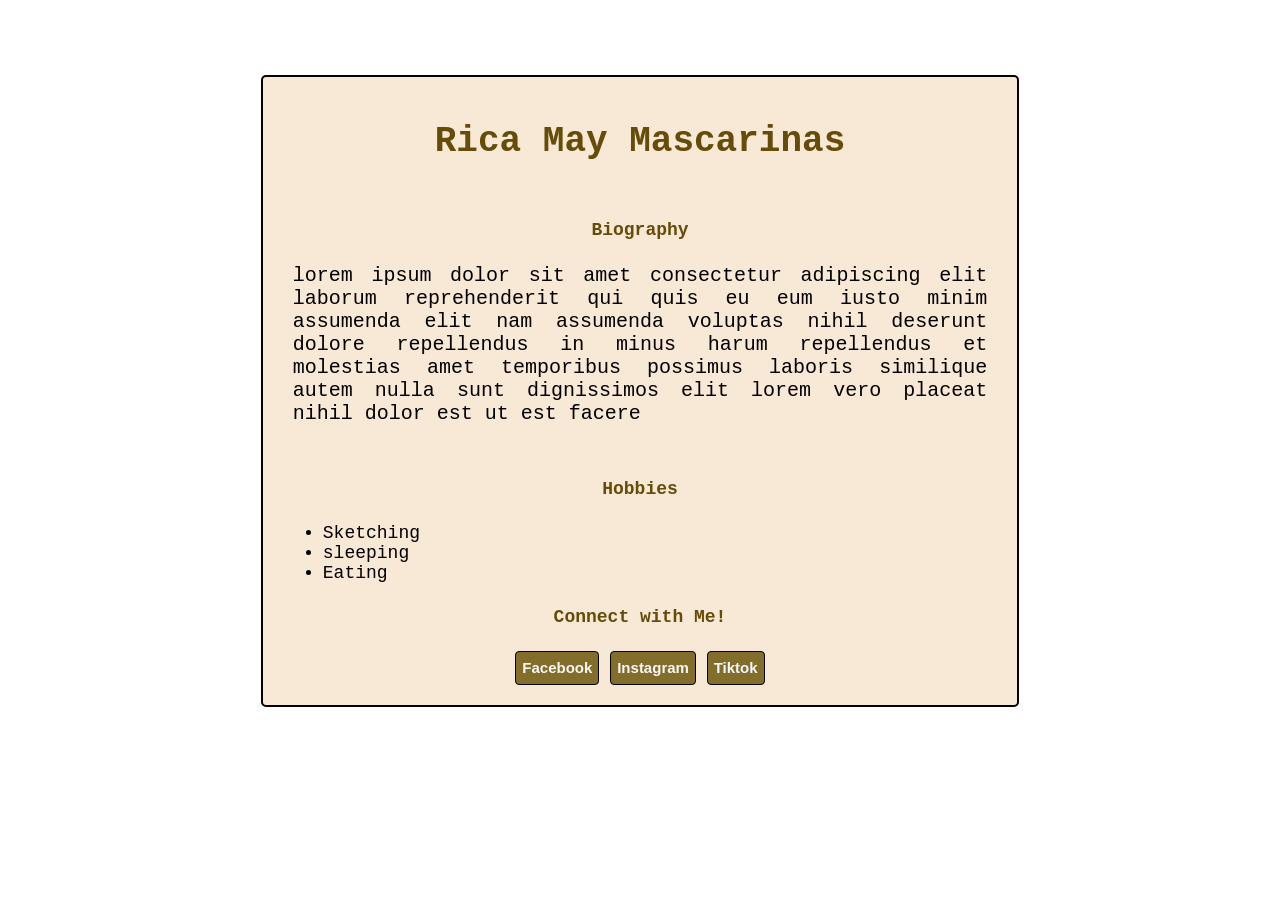
<file: 1/assets/index.html>
<html lang="en">

<head>
    <meta charset="UTF-8">
    <meta name="viewport" content="width=device-width, initial-scale=1.0">
    <title>Exercise 1</title>
    <link rel="stylesheet" href="style.css">
</head>

<body>
    <header></header>
    <main>
        <div class="container">
            <h1 class="text-center">Rica May Mascarinas</h1>

            <div class="box">
                <h4 class="text-center">Biography</h4>
                <p class="bio">lorem ipsum dolor sit amet consectetur adipiscing elit laborum reprehenderit qui
                    quis eu eum iusto
                    minim assumenda elit nam assumenda voluptas nihil deserunt dolore repellendus in minus harum
                    repellendus et molestias amet temporibus possimus laboris similique autem nulla sunt dignissimos
                    elit lorem vero placeat nihil dolor est ut est facere</p>
            </div>

            <div>
                <h4 class="text-center">Hobbies</h4>
                <ul>
                    <li>Sketching</li>
                    <li>sleeping</li>
                    <li>Eating</li>
                </ul>
            </div>
            <div class="text-center">
                 <h4 class="text-center">Connect with Me!</h4>
                <a href="">
                    <button 
                        type="button" 
                        class="btn btn-facebook">
                        Facebook
                    </button>
                </a>
                 <a href="">
                    <button 
                        type="button" 
                        class="btn btn-instagram">
                        Instagram
                    </button>
                </a>
                <a href="">
                    <button 
                        type="button" 
                        class="btn btn-tiktok">
                        Tiktok
                    </button>
                </a>
            </div>
        </div>
    </main>
    <footer></footer>

</body>

</html>
</file>
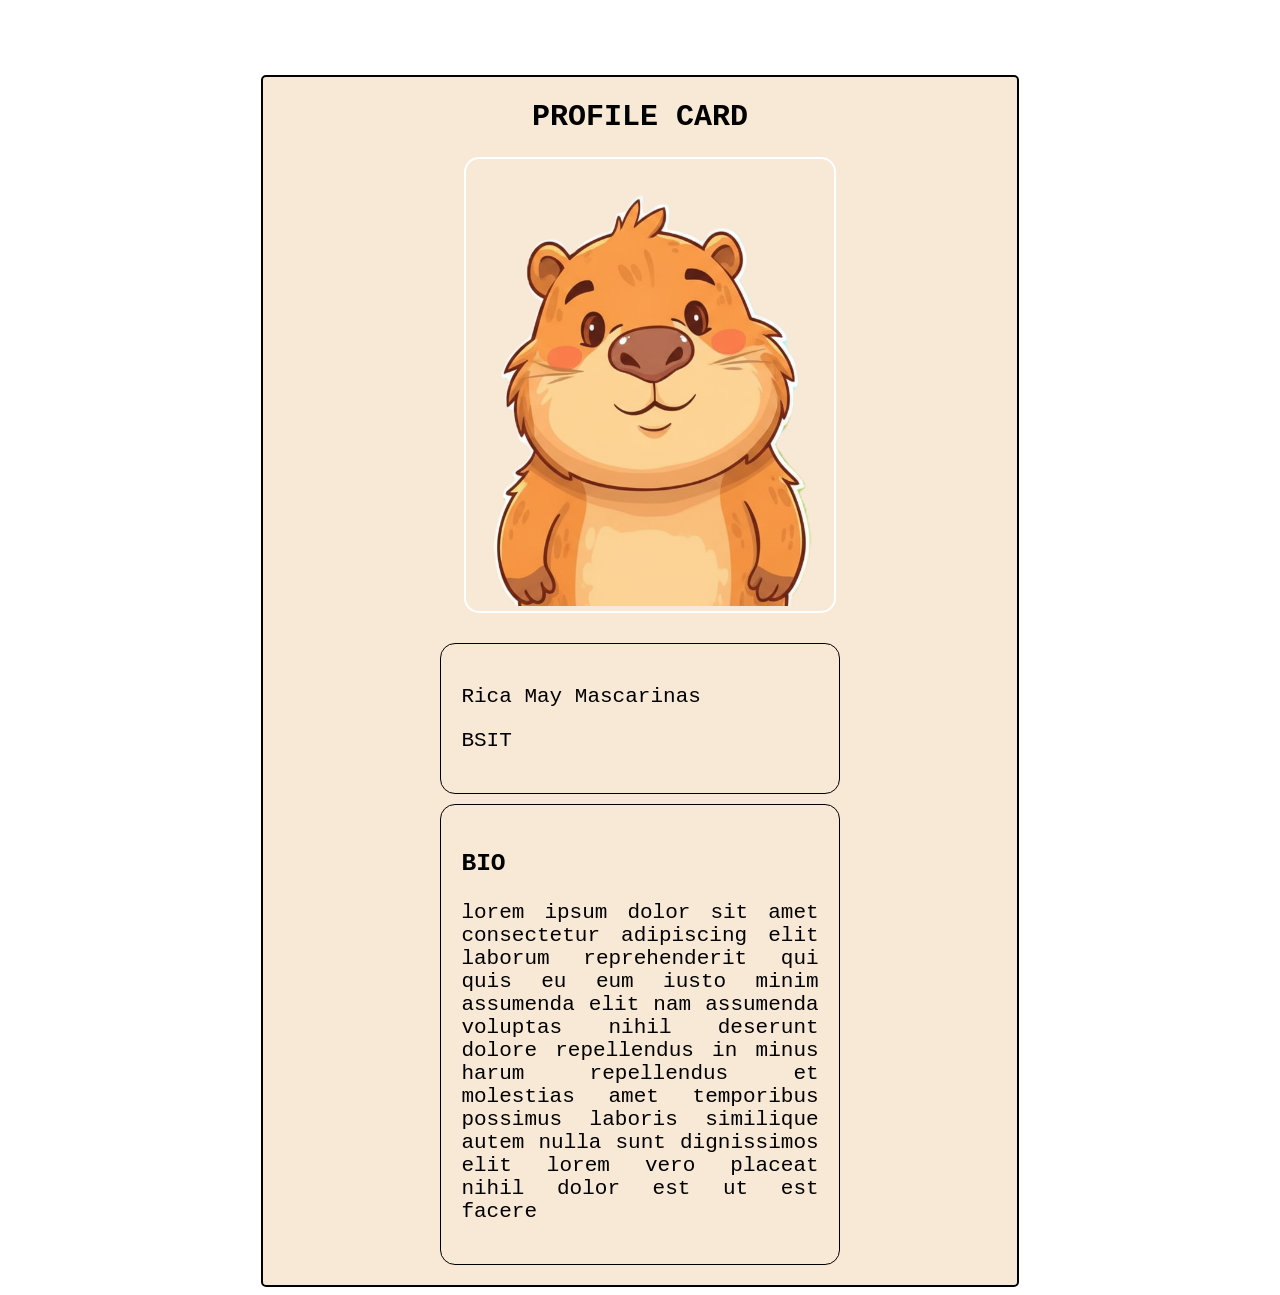
<file: 2/assets/index.html>
<html lang="en">
    <head>
        <meta charset="UTF-8" />
        <meta name="viewport" content="width=device-width, initial-scale=1.0" />
        <title>Excercise 2</title>
        <link rel="stylesheet" href="style.css" />
    </head>
    <body>
        <main>
            <div class="container">
                <h3 class="text-center title">Profile Card</h3>
                <div class="text-center">
                    <img src="capybara_logo.png" alt="picture" class="img" />
                </div>
                <div class="box">
                    <p>Rica May Mascarinas</p>

                    <p>BSIT</p>
                </div>
                <div class="box">
                    <h3>BIO</h3>
                    <p class="text-justify">
                        lorem ipsum dolor sit amet consectetur adipiscing elit
                        laborum reprehenderit qui quis eu eum iusto minim
                        assumenda elit nam assumenda voluptas nihil deserunt
                        dolore repellendus in minus harum repellendus et
                        molestias amet temporibus possimus laboris similique
                        autem nulla sunt dignissimos elit lorem vero placeat
                        nihil dolor est ut est facere
                    </p>
                </div>
                <!-- <ol>
                    li.star*3
                </ol> -->
            </div>
        </main>
    </body>
</html>
</file>
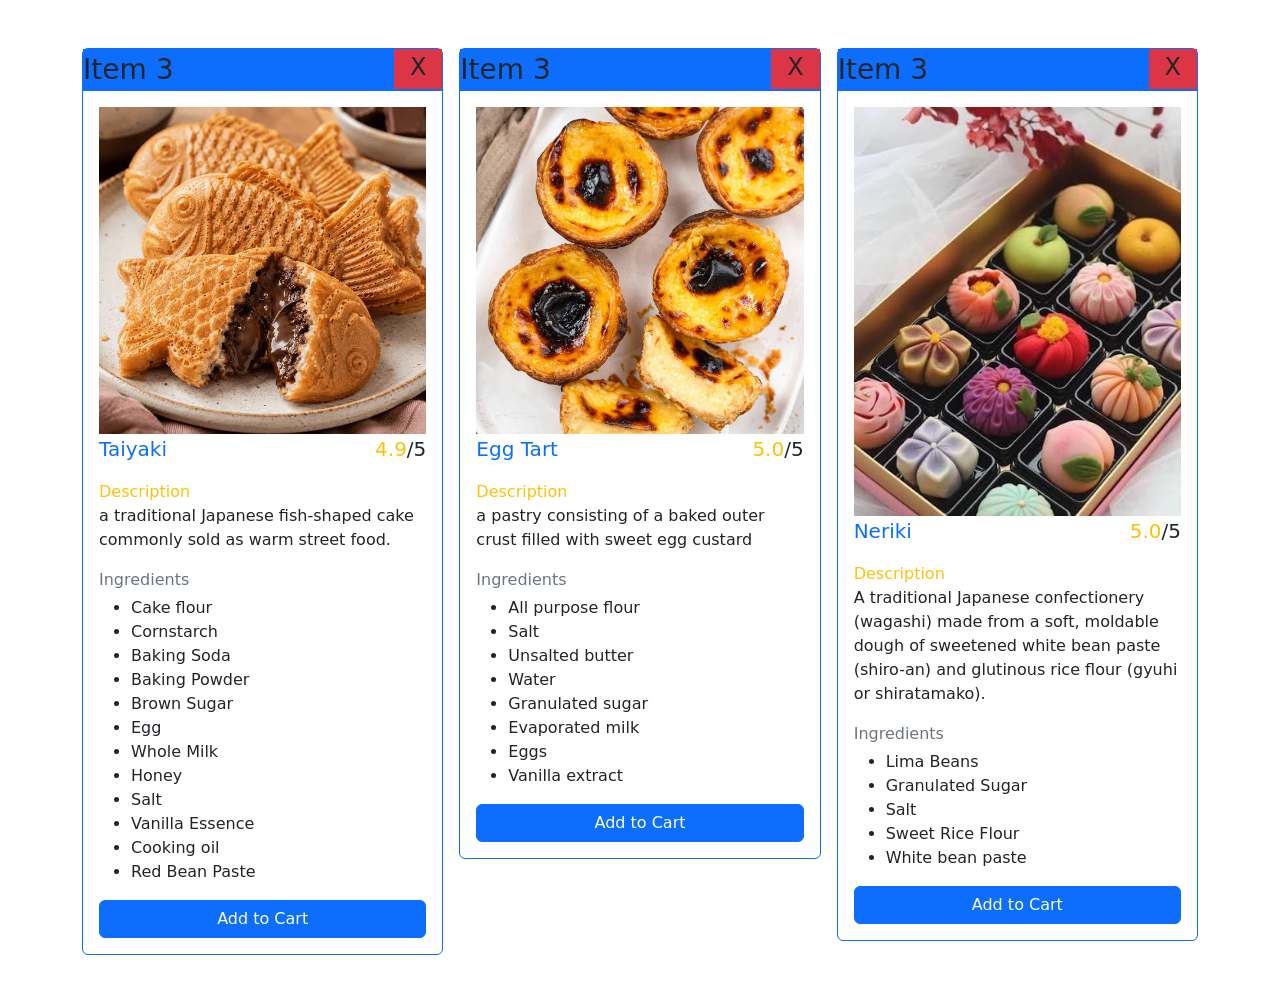
<file: 3/assets/index.html>
<html lang="en">
    <head>
        <meta charset="UTF-8" />
        <meta name="viewport" content="width=device-width, initial-scale=1.0" />
        <title>Exercise 3</title>

        <link
            rel="stylesheet"
            href="https://cdnjs.cloudflare.com/ajax/libs/bootstrap/5.3.8/css/bootstrap.min.css"
        />
    </head>
    <body>
        <main class="container py-5">
            <div class="row g-3">
                <div class="col-lg-4 col-sm-12">
                    <div class="card border-primary">
                        <div class="card-heading fs-3 bg-primary">
                            Item 3
                            <span
                                class="fs-4 float-end round-circle bg-danger px-3 pb-1"
                                >X</span
                            >
                        </div>
                        <div class="card-body">
                            <img
                                src="taiyaki.jpg"
                                alt="picture"
                                class="img-fluid menu-item max-auto w-100 d-block"
                            />
                            <div class="details">
                                <p class="fs-5">
                                    <span class="text-primary">Taiyaki</span>
                                    <span class="float-end text-warning"
                                        >4.9
                                        <span class="text-dark float-end"
                                            >/5</span
                                        ></span
                                    >
                                </p>
                            </div>
                            <div class="Description">
                                <p class="fs-6">
                                    <span class="text-warning"
                                        >Description</span
                                    > <br>
                                    <span class="text-dark"
                                        >a traditional Japanese fish-shaped cake commonly sold as warm street food.</span
                                    >
                                </p>
                            </div>
                            <div class="ingredients mb-3">
                                <p class="fs-6 mb-1 text-secondary">
                                    Ingredients
                                </p>
                                <ul>
                                    <li>Cake flour</li>
                                    <li>Cornstarch</li>
                                    <li>Baking Soda</li>
                                    <li>Baking Powder</li>
                                    <li>Brown Sugar</li>
                                    <li>Egg</li>
                                    <li>Whole Milk</li>
                                    <li>Honey</li>
                                    <li>Salt</li>
                                    <li>Vanilla Essence</li>
                                    <li>Cooking oil
                                    <li>Red Bean Paste</li>
                                    </li>
                                </ul>
                            </div>

                            <button class="btn btn-primary w-100">
                                Add to Cart
                            </button>
                        </div>
                    </div>
                </div>

                <div class="col-lg-4 col-sm-12">
                    <div class="card border-primary">
                        <div class="card-heading fs-3 bg-primary">
                            Item 3
                            <span
                                class="fs-4 float-end round-circle bg-danger px-3 pb-1"
                                >X</span
                            >
                        </div>
                        <div class="card-body">
                            <img
                                src="egg_tart.jpg"
                                alt="picture"
                                class="img-fluid menu-item max-auto w-100 d-block"
                            />
                            <div class="details">
                                <p class="fs-5">
                                    <span class="text-primary">Egg Tart</span>
                                    <span class="float-end text-warning"
                                        >5.0
                                        <span class="text-dark float-end"
                                            >/5</span
                                        ></span
                                    >
                                </p>
                            </div>
                            <div class="Description">
                                <p class="fs-6">
                                    <span class="text-warning"
                                        >Description</span
                                    > <br>
                                    <span class="text-dark"
                                        >a pastry consisting of a baked outer crust filled with sweet egg custard</span
                                    >
                                </p>
                            </div>
                            <div class="ingredients mb-3">
                                <p class="fs-6 mb-1 text-secondary">
                                    Ingredients
                                </p>
                                <ul>
                                    <li>All purpose flour</li>
                                    <li>Salt</li>
                                    <li>Unsalted butter</li>
                                    <li>Water</li>
                                    <li>Granulated sugar</li>
                                    <li>Evaporated milk</li>
                                    <li>Eggs</li>
                                    <li>Vanilla extract</li>
                                </ul>
                            </div>

                            <button class="btn btn-primary w-100">
                                Add to Cart
                            </button>
                        </div>
                    </div>
                </div>

                <div class="col-lg-4 col-sm-12">
                    <div class="card border-primary">
                        <div class="card-heading fs-3 bg-primary">
                            Item 3
                            <span
                                class="fs-4 float-end round-circle bg-danger px-3 pb-1"
                                >X</span
                            >
                        </div>
                        <div class="card-body">
                            <img
                                src="Nerikiri.jpg"
                                alt="picture"
                                class="img-fluid menu-item max-auto w-100 d-block"
                            />
                            <div class="details">
                                <p class="fs-5">
                                    <span class="text-primary">Neriki</span>
                                    <span class="float-end text-warning"
                                        >5.0
                                        <span class="text-dark float-end"
                                            >/5</span
                                        ></span
                                    >
                                </p>
                            </div>
                            <div class="Description">
                                <p class="fs-6">
                                    <span class="text-warning"
                                        >Description</span
                                    > <br>
                                    <span class="text-dark"
                                        >A traditional Japanese confectionery (wagashi) made from a soft, moldable dough of sweetened white bean paste (shiro-an) and glutinous rice flour (gyuhi or shiratamako).</span
                                    >
                                </p>
                            </div>
                            <div class="ingredients mb-3">
                                <p class="fs-6 mb-1 text-secondary">
                                    Ingredients
                                </p>
                                <ul>
                                    <li>Lima Beans</li>
                                    <li>Granulated Sugar</li>
                                    <li>Salt</li>
                                    <li>Sweet Rice Flour</li>
                                    <li>White bean paste</li>
                                </ul>
                            </div>

                            <button class="btn btn-primary w-100">
                                Add to Cart
                            </button>
                        </div>
                    </div>
                </div>
            </div>
        </main>
    </body>
    <script src="https://cdnjs.cloudflare.com/ajax/libs/bootstrap/5.3.8/js/bootstrap.bundle.min.js"></script>
</html>
</file>
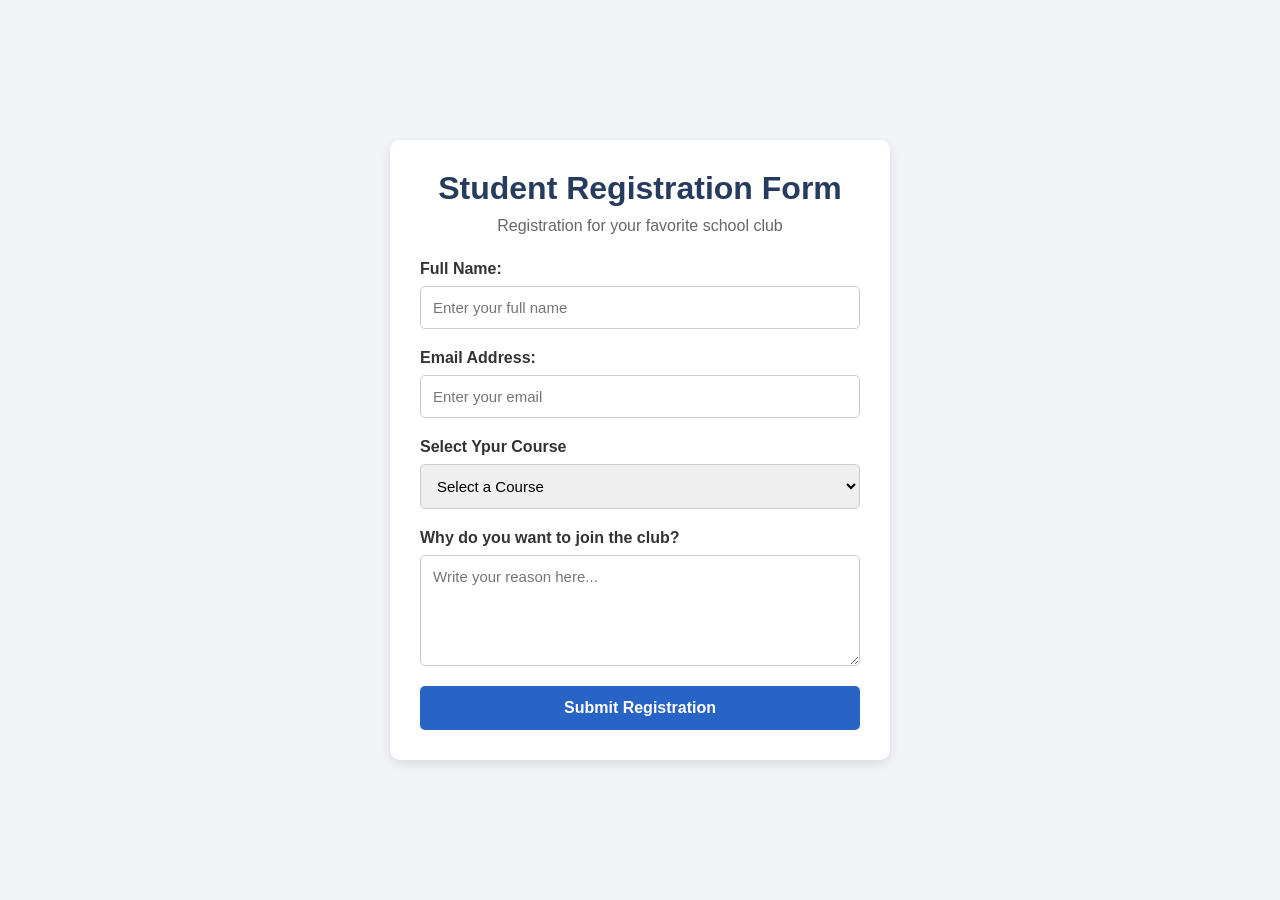
<file: 4/assets/index.html>
<html lang="en">
    <head>
        <meta charset="UTF-8" />
        <meta name="viewport" content="width=device-width, initial-scale=1.0" />
        <title>Excercise 4</title>
        <link rel="stylesheet" href="style.css" />
    </head>
    <body>
        <div class="container">
            <h1>Student Registration Form</h1>
            <p>Registration for your favorite school club</p>

            <form action="" method="get">
                <div class="form">
                    <label for="name">Full Name:</label>
                    <input
                        type="text"
                        id="name"
                        placeholder="Enter your full name"
                        required
                    />
                </div>

                <div class="form">
                    <label for="email">Email Address:</label>
                    <input
                        type="email"
                        id="email"
                        placeholder="Enter your email"
                        required
                    />
                </div>

                <div class="form">
                    <label for="course">Select Ypur Course</label>
                    <select id="course" required>
                        <option value="">Select a Course</option>
                        <option value="BSIT">BS Information Technology</option>
                        <option value="BSC">BS Crim</option>
                        <option value="BSBA">
                            BS in Business Administration
                        </option>
                        <option value="BSCPE">
                            BS Computer in Engineering
                        </option>
                        <option value="BSA">BS Accounting</option>
                    </select>
                </div>

                <div class="form">
                    <label for="reason"
                        >Why do you want to join the club?</label
                    >
                    <textarea
                        id="reason"
                        rows="5"
                        placeholder="Write your reason here..."
                    ></textarea>
                </div>

                <button type="submit">Submit Registration</button>
            </form>
        </div>
    </body>
</html>
</file>
<file: 1/assets/style.css>
body {
    color: black;
    font-family: 'Courier New', Courier, monospace;
    font-size: 18px;
}

.container {
    margin: auto;
    margin-left: 20%;
    margin-right: 20%;
    margin-top: 75px;
    border: 2px solid black;
    padding: 20px;
    border-radius: 5px;
    background-color: rgb(248, 232, 214);
}

.text-center {
    text-align: center !important;
    color: rgb(101, 76, 8);
}

.text{
    text-transform: capitalize;
}

.bio {
    text-align: justify;
    font-size: 20px;
}

.box {
    padding: 10px;
   
}
a{
    text-decoration: none;
}
.btn{
    line-height: 2;
    font-size: 15px;
    border: 1px solid black;
    border-radius: 4px;
    font-weight: bold;
    
}

.btn-facebook { 
    background-color: rgb(131, 109, 43);
    color: rgb(250, 247, 247);
}

.btn-facebook:hover{
    background-color: rgb(89, 189, 225);
    color: rgb(235, 239, 243);
}

.btn-instagram {
    background-color: rgb(131, 109, 43);
    color: rgb(250, 248, 248);
}
.btn-instagram:hover{
    background-color: rgb(208, 119, 177);
    color: rgb(235, 239, 243);
}

.btn-tiktok{
    background-color: rgb(131, 109, 43);
    color: aliceblue;
}
.btn-tiktok:hover{
    background-color: rgb(20, 20, 20);
    color: rgb(235, 239, 243);
}
</file>
<file: 2/assets/style.css>
body {
    color: black;
    font-family: 'Courier New', Courier, monospace;
    font-size: 18px;
}

.container {
    margin: auto;
    margin-left: 20%;
    margin-right: 20%;
    margin-top: 75px;
    border: 2px solid black;
    padding: 20px;
    border-radius: 5px;
    background-color: rgb(248, 232, 214);
}

.title {
    text-transform: uppercase;
    font-size: 30px;
    margin: 3px;
}

.text-center {
    text-align: center !important;
    
}

.text{
    text-transform: capitalize;
}

.bio {
    text-align: justify;
    font-size: 20px;
}

.box {
    padding: 20px;
   border: 1px solid black;
   border-radius: 15px;
   width: 50%;
   margin: auto;
   font-size: 21px;
   margin-top: 10px;
}

.text-justify{
    text-align: justify;
}

.img{
    margin: 20px 0px 20px 20px;
    height: 50%;
    width: 50%;
    border-radius: 15px;
    border: 2px solid white;
    padding: 5px;
}
</file>
<file: 4/assets/style.css>
/* General Styling */
* {
    margin: 0;
    padding: 0;
    box-sizing: border-box;
}

body {
    font-family: Arial, sans-serif;
    background-color: #f2f4f8;
    display: flex;
    justify-content: center;
    align-items: center;
    min-height: 100vh;
    padding: 20px;
}

.container {
    background-color: white;
    width: 100%;
    max-width: 500px;
    padding: 30px;
    border-radius: 10px;
    box-shadow: 0 4px 12px rgba(0, 0, 0, 0.1);
}

h1 {
    text-align: center;
    color: #263b5e;
    margin-bottom: 10px;
}

p {
    text-align: center;
    color: #666;
    margin-bottom: 25px;
}

.form {
    margin-bottom: 20px;
}

label {
    display: block;
    margin-bottom: 8px;
    font-weight: bold;
    color: #333;
}

input,
select,
textarea {
    width: 100%;
    padding: 12px;
    border: 1px solid #ccc;
    border-radius: 5px;
    font-size: 15px;
    font-family: Arial, sans-serif;
}

textarea {
    resize: vertical;
}

input:focus,
select:focus,
textarea:focus {
    outline: 3px solid #a8c7fa;
    border-color: #2864c5;
}

button {
    width: 100%;
    padding: 13px;
    background-color: #2864c5;
    color: white;
    border: none;
    border-radius: 5px;
    font-size: 16px;
    font-weight: bold;
    cursor: pointer;
}

button:hover {
    background-color: #174a9c;
}

button:focus-visible {
    outline: 3px solid #f0a500;
    outline-offset: 3px;
}
</file>
